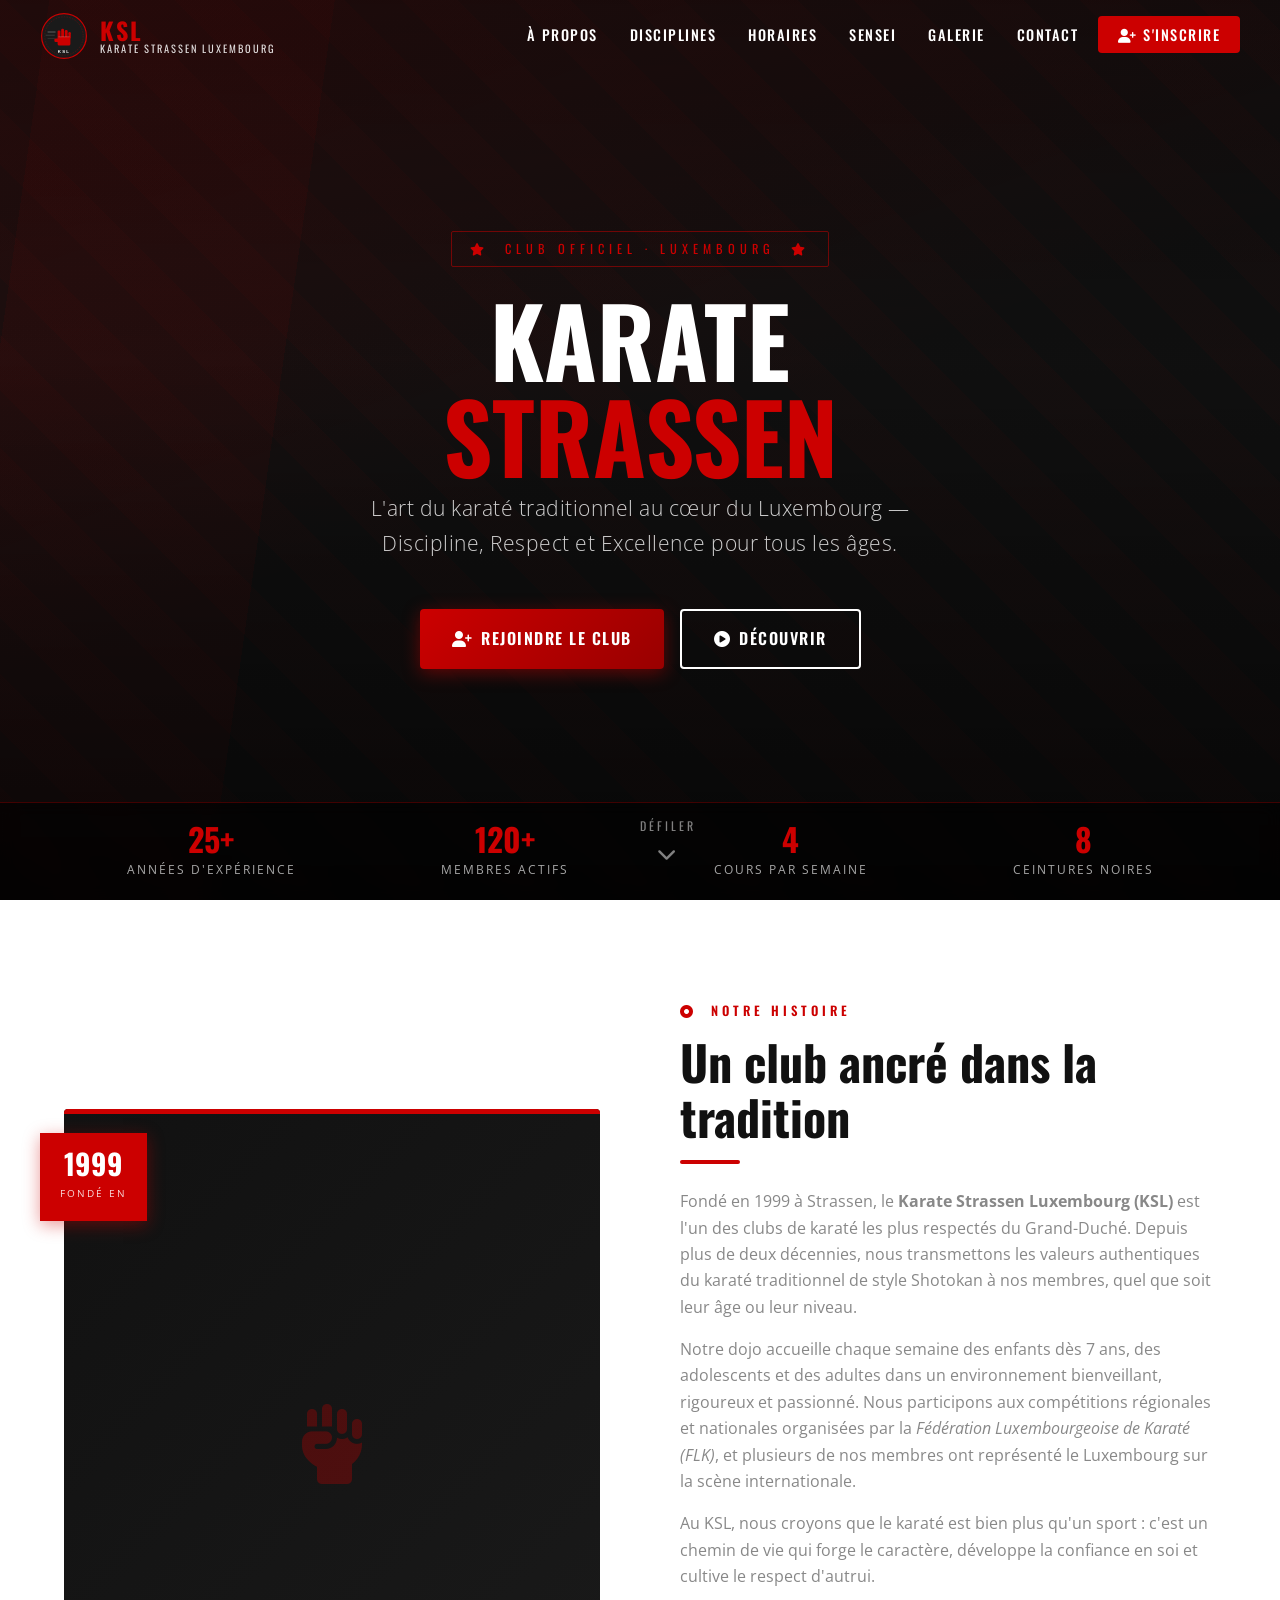
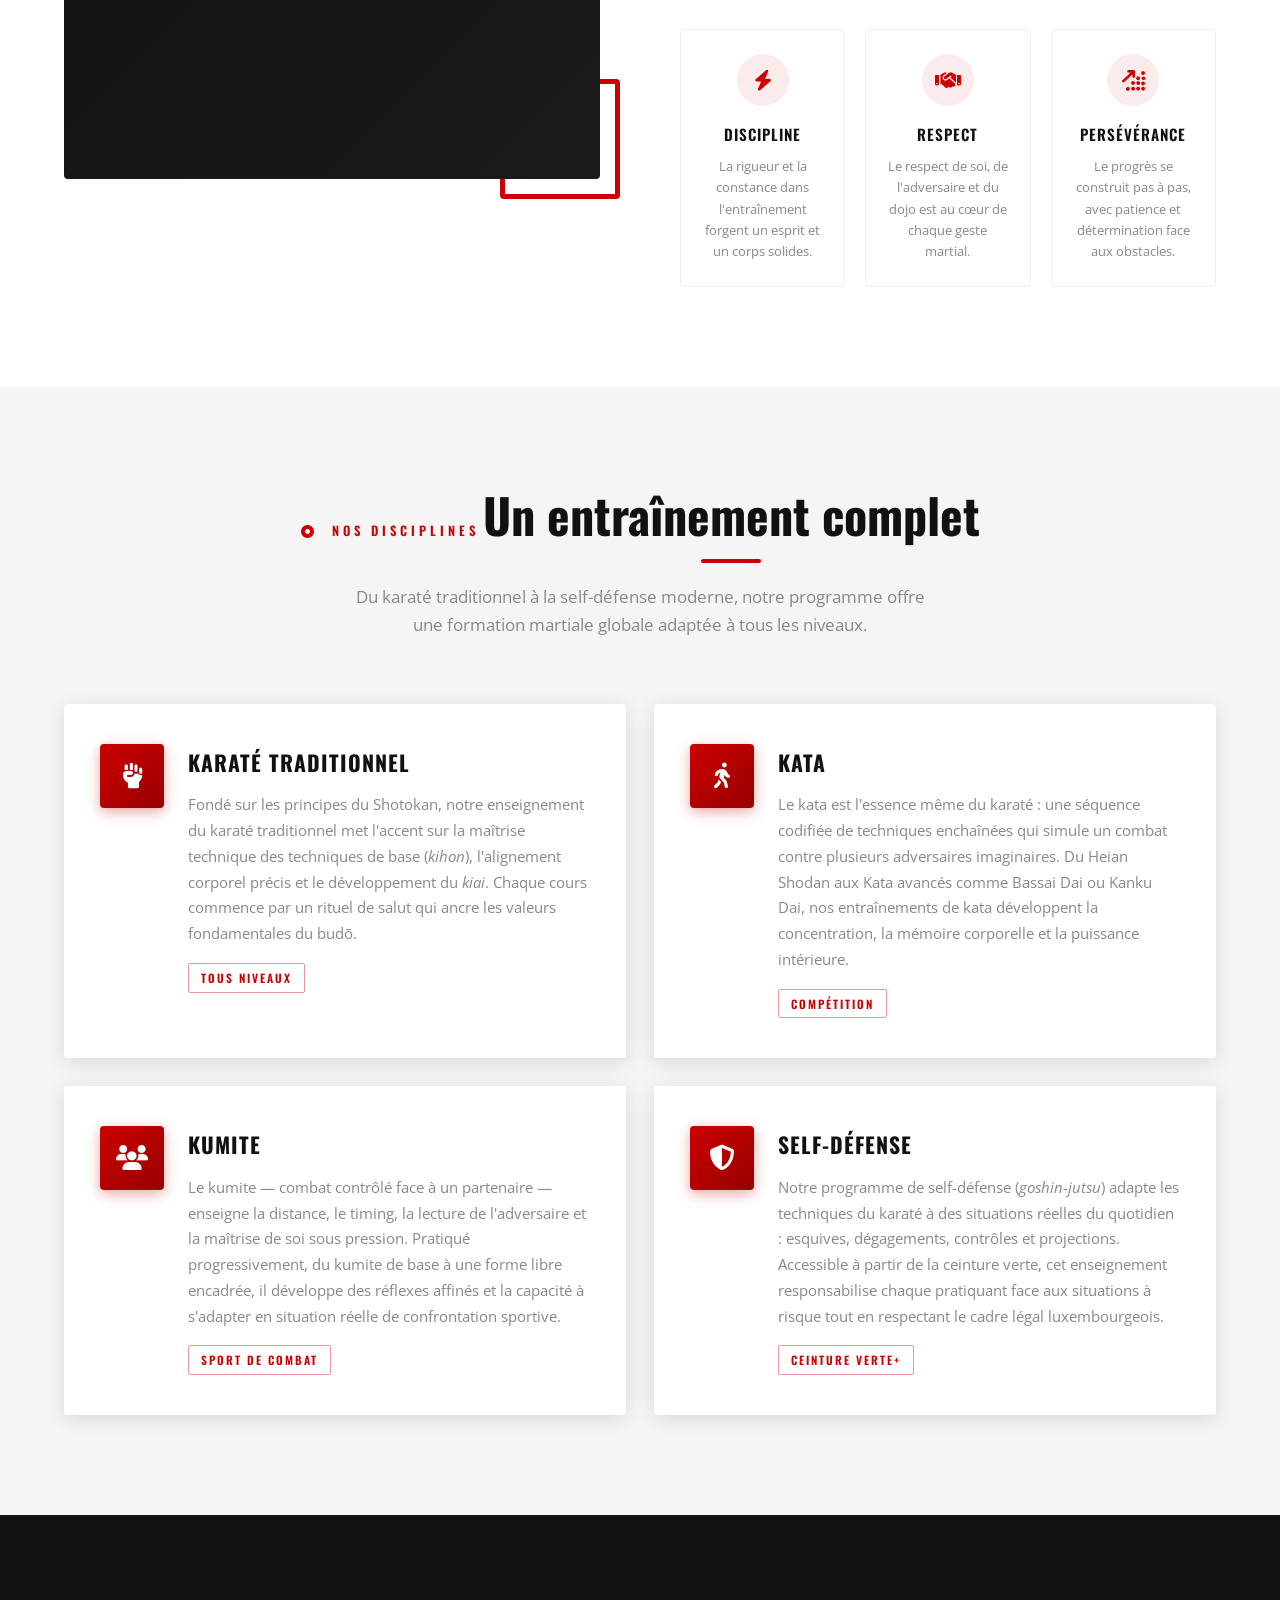
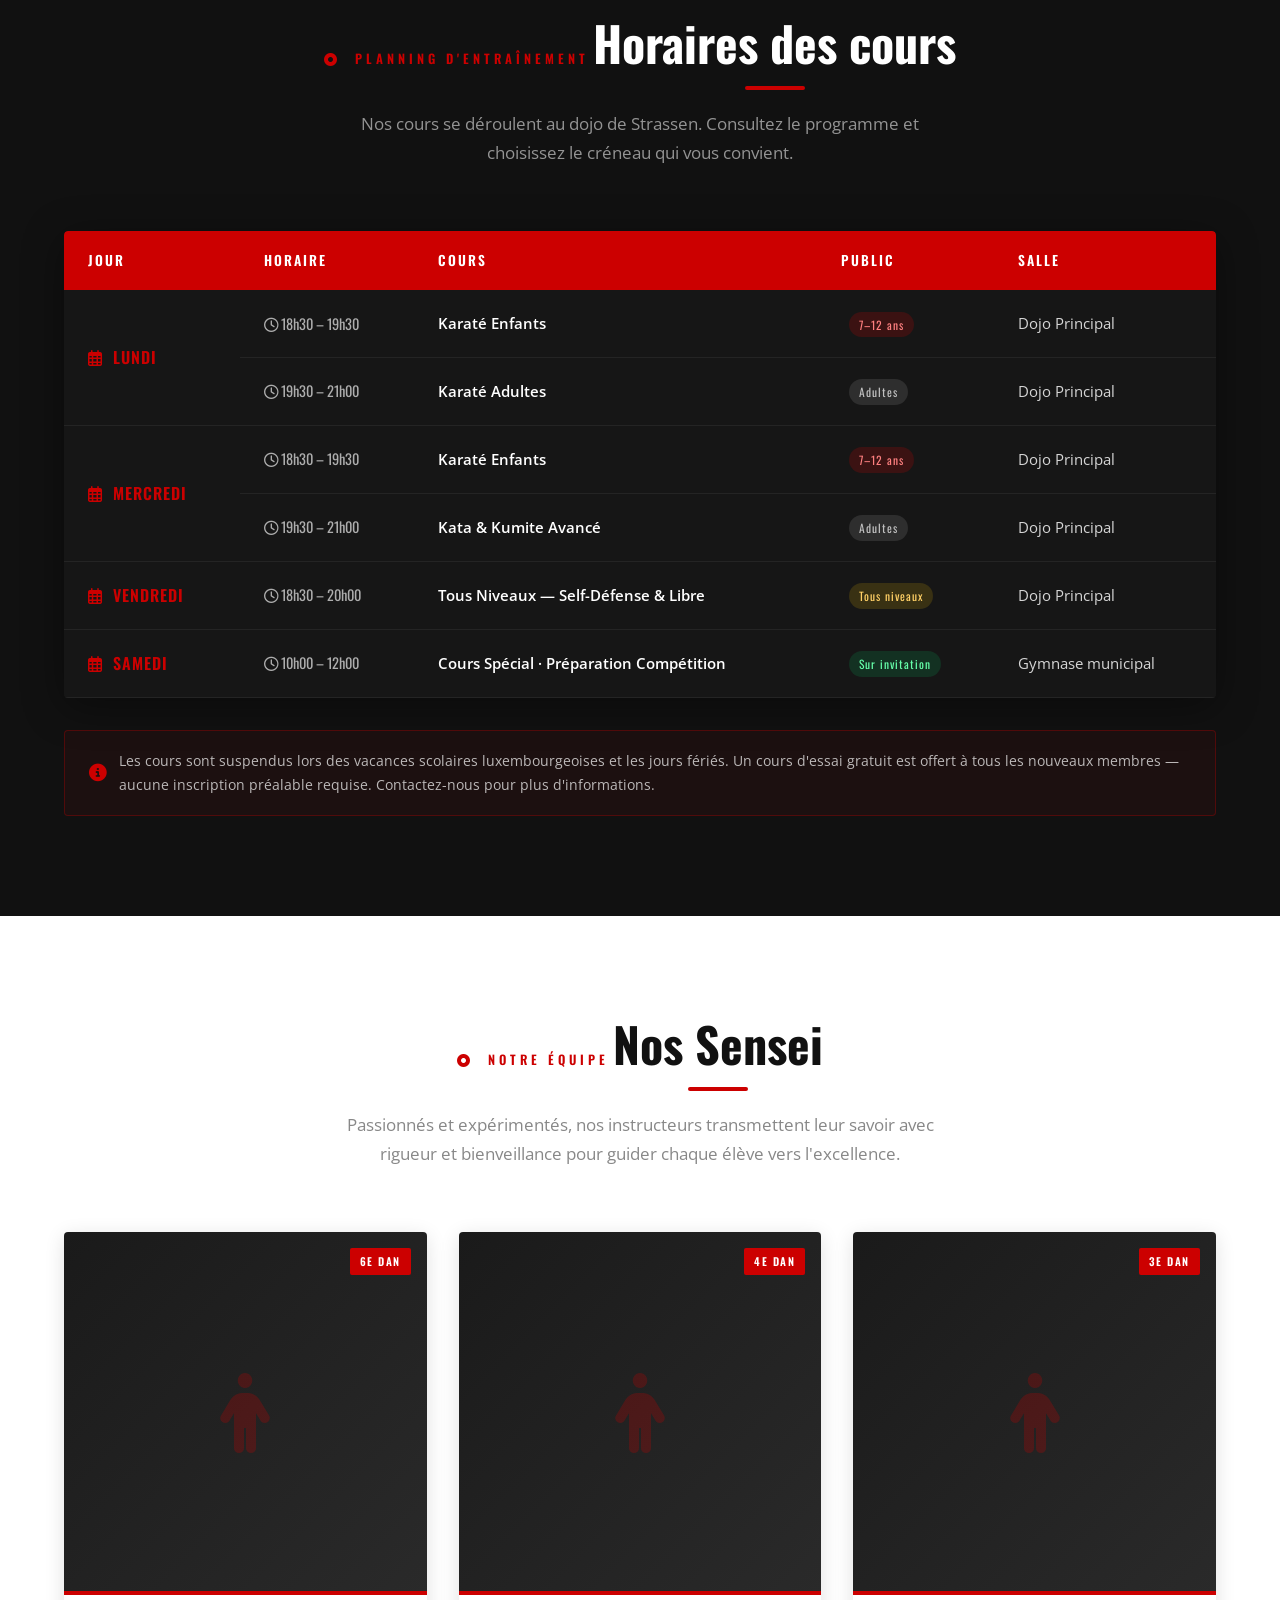
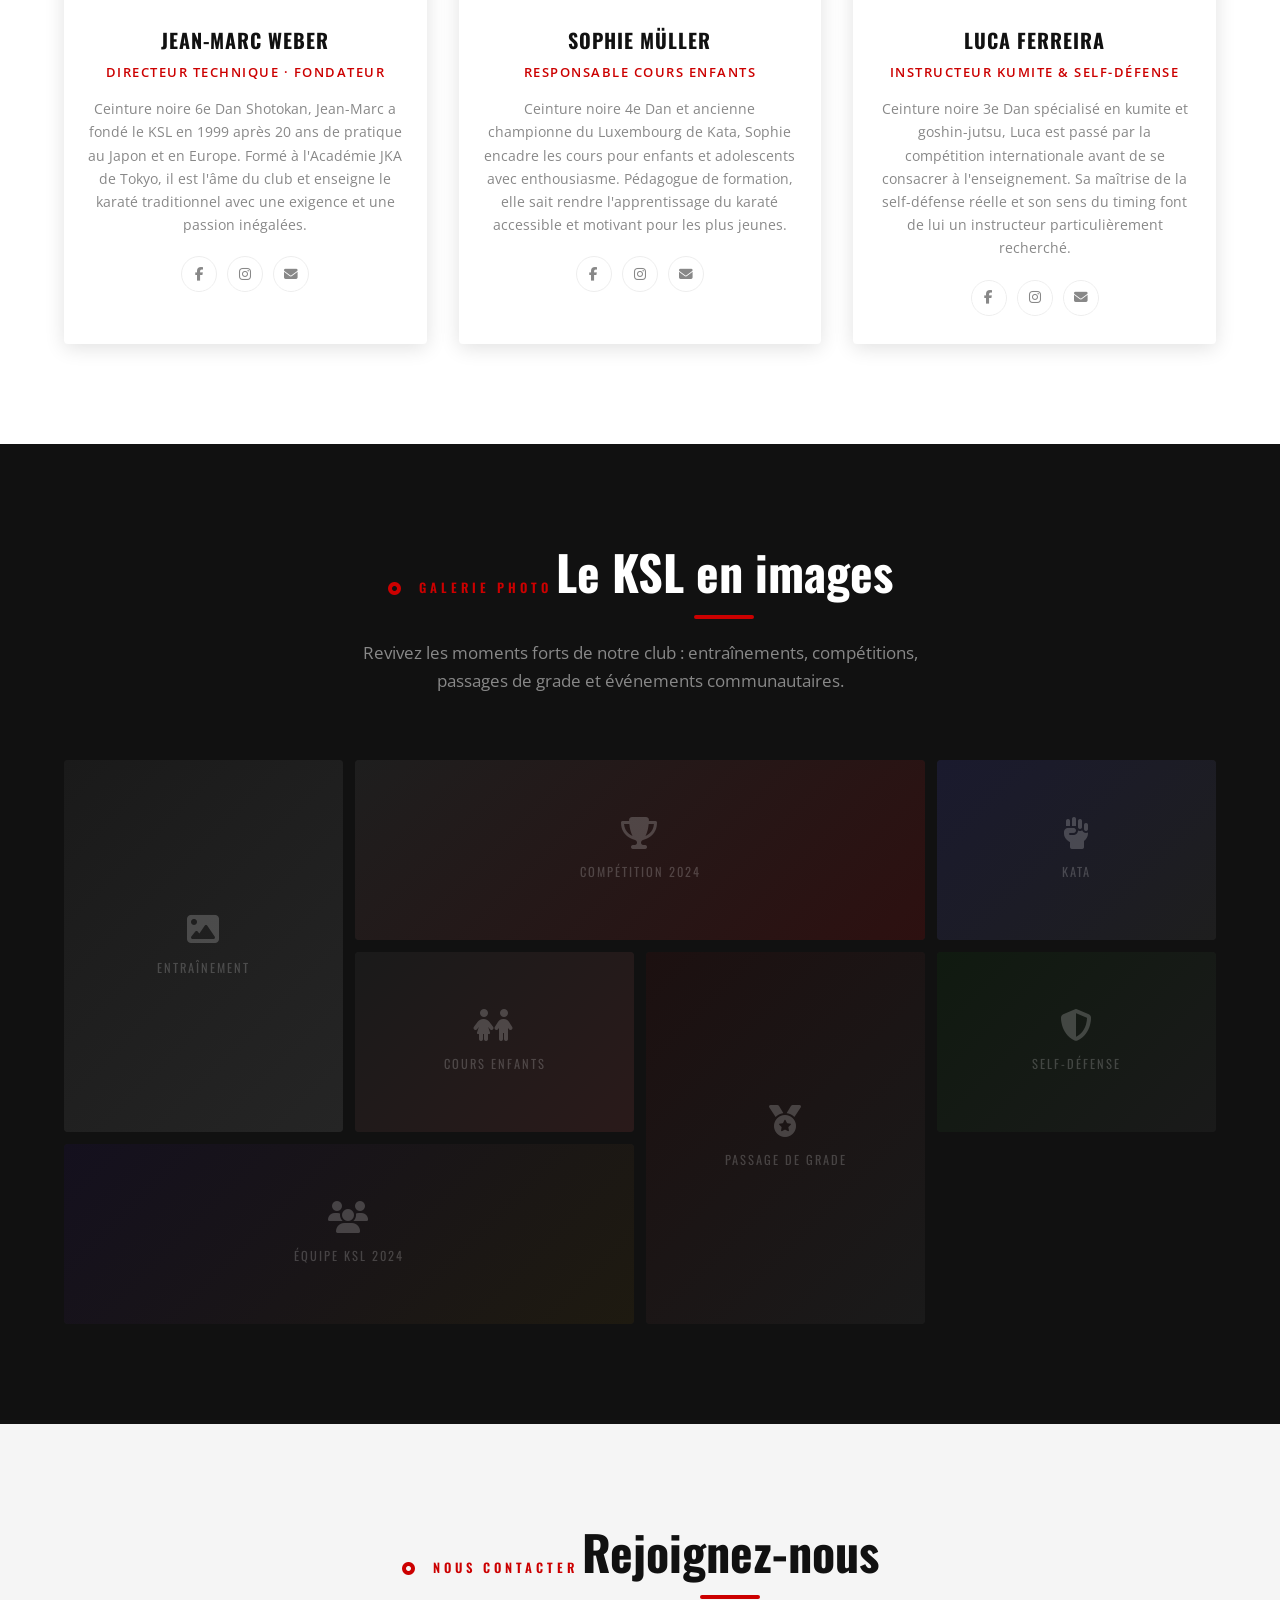
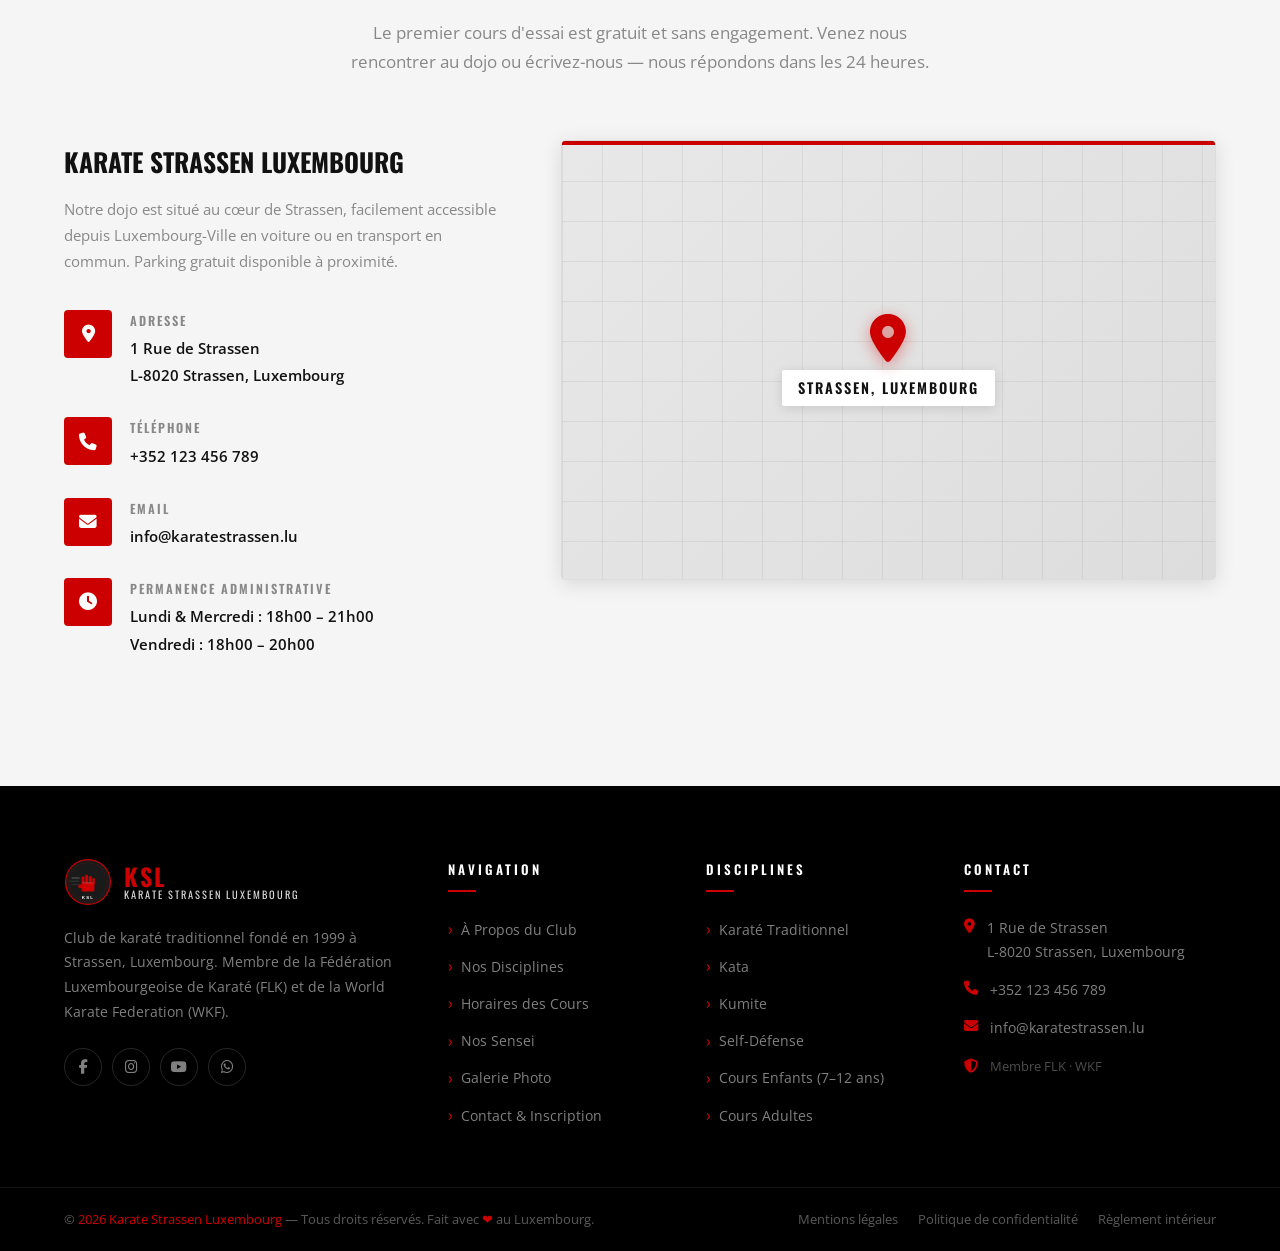
<file: index.html>
<!DOCTYPE html>
<html lang="fr" dir="ltr">
<head>
  <meta charset="UTF-8" />
  <meta name="viewport" content="width=device-width, initial-scale=1.0" />

  <!-- ===== SEO Meta ===== -->
  <title>Karate Strassen Luxembourg – Club de Karaté à Strassen | KSL</title>
  <meta name="description" content="Karate Strassen Luxembourg (KSL) – Club de karaté traditionnel à Strassen, Luxembourg. Cours pour enfants et adultes. Karate, Kata, Kumite, Self-défense. Rejoignez-nous dès aujourd'hui !" />
  <meta name="keywords" content="karaté, karate, Strassen, Luxembourg, KSL, club de karaté, arts martiaux, kata, kumite, self-défense, enfants, adultes" />
  <meta name="author" content="Karate Strassen Luxembourg" />
  <meta name="robots" content="index, follow" />
  <link rel="canonical" href="https://www.karatestrassen.lu/" />

  <!-- ===== Open Graph / Social Media ===== -->
  <meta property="og:type"        content="website" />
  <meta property="og:url"         content="https://www.karatestrassen.lu/" />
  <meta property="og:title"       content="Karate Strassen Luxembourg – Club de Karaté à Strassen" />
  <meta property="og:description" content="Club de karaté traditionnel à Strassen, Luxembourg. Cours pour enfants et adultes. Karate, Kata, Kumite, Self-défense." />
  <meta property="og:image"       content="https://www.karatestrassen.lu/images/logo.svg" />
  <meta property="og:locale"      content="fr_LU" />
  <meta property="og:site_name"   content="Karate Strassen Luxembourg" />

  <!-- ===== Twitter Card ===== -->
  <meta name="twitter:card"        content="summary_large_image" />
  <meta name="twitter:title"       content="Karate Strassen Luxembourg – Club de Karaté à Strassen" />
  <meta name="twitter:description" content="Club de karaté traditionnel à Strassen, Luxembourg. Rejoignez-nous !" />
  <meta name="twitter:image"       content="https://www.karatestrassen.lu/images/logo.svg" />

  <!-- ===== Favicon ===== -->
  <link rel="icon" type="image/svg+xml" href="images/logo.svg" />

  <!-- ===== Google Fonts ===== -->
  <link rel="preconnect" href="https://fonts.googleapis.com" />
  <link rel="preconnect" href="https://fonts.gstatic.com" crossorigin />
  <link href="https://fonts.googleapis.com/css2?family=Oswald:wght@300;400;500;600;700&family=Open+Sans:ital,wght@0,300;0,400;0,600;0,700;1,400&display=swap" rel="stylesheet" />

  <!-- ===== Font Awesome 6 ===== -->
  <link rel="stylesheet" href="https://cdnjs.cloudflare.com/ajax/libs/font-awesome/6.5.1/css/all.min.css" integrity="sha512-DTOQO9RWCH3ppGqcWaEA1BIZOC6xxalwEsw9c2QQeAIftl+Vegovlnee1c9QX4TctnWMn13TZye+giMm8e2LwA==" crossorigin="anonymous" referrerpolicy="no-referrer" />

  <!-- ===== Stylesheet ===== -->
  <link rel="stylesheet" href="css/style.css" />

  <!-- ===== Structured Data (JSON-LD) ===== -->
  <script type="application/ld+json">
  {
    "@context": "https://schema.org",
    "@type": "SportsClub",
    "name": "Karate Strassen Luxembourg",
    "alternateName": "KSL",
    "description": "Club de karaté traditionnel à Strassen, Luxembourg. Cours pour enfants et adultes : Karate, Kata, Kumite, Self-défense.",
    "url": "https://www.karatestrassen.lu",
    "logo": "https://www.karatestrassen.lu/images/logo.svg",
    "telephone": "+352123456789",
    "email": "info@karatestrassen.lu",
    "sport": "Karaté",
    "address": {
      "@type": "PostalAddress",
      "streetAddress": "1 Rue de Strassen",
      "addressLocality": "Strassen",
      "postalCode": "L-8020",
      "addressCountry": "LU"
    },
    "openingHoursSpecification": [
      {
        "@type": "OpeningHoursSpecification",
        "dayOfWeek": ["Monday", "Wednesday"],
        "opens": "18:30",
        "closes": "21:00"
      },
      {
        "@type": "OpeningHoursSpecification",
        "dayOfWeek": "Friday",
        "opens": "18:30",
        "closes": "20:00"
      },
      {
        "@type": "OpeningHoursSpecification",
        "dayOfWeek": "Saturday",
        "opens": "10:00",
        "closes": "12:00"
      }
    ]
  }
  </script>
</head>

<body>

  <!-- ============================================================
       NAVIGATION
       ============================================================ -->
  <nav id="navbar" role="navigation" aria-label="Navigation principale">
    <div class="container">

      <!-- Logo -->
      <a href="#hero" class="nav-logo" aria-label="Karate Strassen Luxembourg – Accueil">
        <img src="images/logo.svg" alt="Logo Karate Strassen Luxembourg" width="48" height="48" />
        <div class="nav-logo-text">
          <span class="ksl">KSL</span>
          <span class="club-name">Karate Strassen Luxembourg</span>
        </div>
      </a>

      <!-- Desktop Nav Links -->
      <ul class="nav-links" id="navMenu" role="menubar">
        <li role="none"><a href="#about"       role="menuitem">À Propos</a></li>
        <li role="none"><a href="#disciplines" role="menuitem">Disciplines</a></li>
        <li role="none"><a href="#horaires"    role="menuitem">Horaires</a></li>
        <li role="none"><a href="#instructeurs" role="menuitem">Sensei</a></li>
        <li role="none"><a href="#galerie"     role="menuitem">Galerie</a></li>
        <li role="none"><a href="#contact"     role="menuitem">Contact</a></li>
        <li role="none"><a href="#contact" class="nav-cta" role="menuitem">
          <i class="fa-solid fa-user-plus" aria-hidden="true"></i> S'inscrire
        </a></li>
      </ul>

      <!-- Hamburger (mobile) -->
      <button class="hamburger" aria-label="Ouvrir le menu" aria-expanded="false" aria-controls="navMenu">
        <span></span>
        <span></span>
        <span></span>
      </button>

    </div>
  </nav>


  <!-- ============================================================
       HERO
       ============================================================ -->
  <section id="hero" aria-label="Présentation du club">
    <div class="hero-bg" aria-hidden="true"></div>

    <div class="hero-content">
      <p class="hero-badge">
        <i class="fa-solid fa-star" aria-hidden="true"></i>
        &nbsp;Club Officiel · Luxembourg&nbsp;
        <i class="fa-solid fa-star" aria-hidden="true"></i>
      </p>
      <h1 class="hero-title">
        Karate
        <span>Strassen</span>
      </h1>
      <p class="hero-tagline">
        L'art du karaté traditionnel au cœur du Luxembourg —<br />
        Discipline, Respect et Excellence pour tous les âges.
      </p>
      <div class="hero-buttons">
        <a href="#contact" class="btn btn-primary">
          <i class="fa-solid fa-user-plus" aria-hidden="true"></i>
          Rejoindre le club
        </a>
        <a href="#disciplines" class="btn btn-outline">
          <i class="fa-solid fa-circle-play" aria-hidden="true"></i>
          Découvrir
        </a>
      </div>
    </div>

    <!-- Stats bar -->
    <div class="hero-stats" aria-label="Chiffres clés du club">
      <div class="container">
        <div class="stat-item">
          <div class="stat-number" data-target="25" data-suffix="+">0+</div>
          <div class="stat-label">Années d'expérience</div>
        </div>
        <div class="stat-item">
          <div class="stat-number" data-target="120" data-suffix="+">0+</div>
          <div class="stat-label">Membres actifs</div>
        </div>
        <div class="stat-item">
          <div class="stat-number" data-target="4">0</div>
          <div class="stat-label">Cours par semaine</div>
        </div>
        <div class="stat-item">
          <div class="stat-number" data-target="8">0</div>
          <div class="stat-label">Ceintures noires</div>
        </div>
      </div>
    </div>

    <!-- Scroll indicator -->
    <div class="hero-scroll" aria-hidden="true">
      <span>Défiler</span>
      <i class="fa-solid fa-chevron-down"></i>
    </div>
  </section>


  <!-- ============================================================
       ABOUT
       ============================================================ -->
  <section id="about" class="section-padding" aria-labelledby="about-title">
    <div class="container">
      <div class="about-grid">

        <!-- Image column -->
        <div class="about-image-wrap fade-in-left">
          <div class="about-image-placeholder" role="img" aria-label="Dojo de Karate Strassen Luxembourg">
            <i class="fa-solid fa-hand-fist" aria-hidden="true"></i>
          </div>
          <div class="about-image-accent" aria-hidden="true"></div>
          <div class="about-year-badge" aria-hidden="true">
            <span class="year">1999</span>
            <span class="year-label">Fondé en</span>
          </div>
        </div>

        <!-- Text column -->
        <div class="about-text fade-in-right">
          <span class="section-label">
            <i class="fa-solid fa-circle-dot" aria-hidden="true"></i>
            &nbsp;Notre Histoire
          </span>
          <h2 class="section-title" id="about-title">Un club ancré dans la tradition</h2>
          <div class="about-description">
            <p>
              Fondé en 1999 à Strassen, le <strong>Karate Strassen Luxembourg (KSL)</strong> est l'un des clubs de karaté les plus respectés du Grand-Duché. Depuis plus de deux décennies, nous transmettons les valeurs authentiques du karaté traditionnel de style Shotokan à nos membres, quel que soit leur âge ou leur niveau.
            </p>
            <p>
              Notre dojo accueille chaque semaine des enfants dès 7 ans, des adolescents et des adultes dans un environnement bienveillant, rigoureux et passionné. Nous participons aux compétitions régionales et nationales organisées par la <em>Fédération Luxembourgeoise de Karaté (FLK)</em>, et plusieurs de nos membres ont représenté le Luxembourg sur la scène internationale.
            </p>
            <p>
              Au KSL, nous croyons que le karaté est bien plus qu'un sport : c'est un chemin de vie qui forge le caractère, développe la confiance en soi et cultive le respect d'autrui.
            </p>
          </div>

          <!-- Values -->
          <div class="values-grid">
            <div class="value-card fade-in">
              <div class="value-icon">
                <i class="fa-solid fa-bolt" aria-hidden="true"></i>
              </div>
              <h3 class="value-title">Discipline</h3>
              <p class="value-desc">La rigueur et la constance dans l'entraînement forgent un esprit et un corps solides.</p>
            </div>
            <div class="value-card fade-in">
              <div class="value-icon">
                <i class="fa-solid fa-handshake" aria-hidden="true"></i>
              </div>
              <h3 class="value-title">Respect</h3>
              <p class="value-desc">Le respect de soi, de l'adversaire et du dojo est au cœur de chaque geste martial.</p>
            </div>
            <div class="value-card fade-in">
              <div class="value-icon">
                <i class="fa-solid fa-arrow-up-right-dots" aria-hidden="true"></i>
              </div>
              <h3 class="value-title">Persévérance</h3>
              <p class="value-desc">Le progrès se construit pas à pas, avec patience et détermination face aux obstacles.</p>
            </div>
          </div>
        </div>

      </div>
    </div>
  </section>


  <!-- ============================================================
       DISCIPLINES
       ============================================================ -->
  <section id="disciplines" class="section-padding" aria-labelledby="disciplines-title">
    <div class="container">

      <header class="section-header fade-in">
        <span class="section-label">
          <i class="fa-solid fa-circle-dot" aria-hidden="true"></i>
          &nbsp;Nos Disciplines
        </span>
        <h2 class="section-title" id="disciplines-title">Un entraînement complet</h2>
        <p class="section-subtitle">
          Du karaté traditionnel à la self-défense moderne, notre programme offre une formation martiale globale adaptée à tous les niveaux.
        </p>
      </header>

      <div class="disciplines-grid">

        <!-- Karate Traditionnel -->
        <article class="discipline-card fade-in">
          <div class="discipline-card-inner">
            <div class="discipline-icon" aria-hidden="true">
              <i class="fa-solid fa-hand-fist"></i>
            </div>
            <div class="discipline-body">
              <h3>Karaté Traditionnel</h3>
              <p>
                Fondé sur les principes du Shotokan, notre enseignement du karaté traditionnel met l'accent sur la maîtrise technique des techniques de base (<em>kihon</em>), l'alignement corporel précis et le développement du <em>kiai</em>. Chaque cours commence par un rituel de salut qui ancre les valeurs fondamentales du budō.
              </p>
              <span class="discipline-tag">Tous niveaux</span>
            </div>
          </div>
        </article>

        <!-- Kata -->
        <article class="discipline-card fade-in">
          <div class="discipline-card-inner">
            <div class="discipline-icon" aria-hidden="true">
              <i class="fa-solid fa-person-walking"></i>
            </div>
            <div class="discipline-body">
              <h3>Kata</h3>
              <p>
                Le kata est l'essence même du karaté : une séquence codifiée de techniques enchaînées qui simule un combat contre plusieurs adversaires imaginaires. Du Heian Shodan aux Kata avancés comme Bassai Dai ou Kanku Dai, nos entraînements de kata développent la concentration, la mémoire corporelle et la puissance intérieure.
              </p>
              <span class="discipline-tag">Compétition</span>
            </div>
          </div>
        </article>

        <!-- Kumite -->
        <article class="discipline-card fade-in">
          <div class="discipline-card-inner">
            <div class="discipline-icon" aria-hidden="true">
              <i class="fa-solid fa-users"></i>
            </div>
            <div class="discipline-body">
              <h3>Kumite</h3>
              <p>
                Le kumite — combat contrôlé face à un partenaire — enseigne la distance, le timing, la lecture de l'adversaire et la maîtrise de soi sous pression. Pratiqué progressivement, du kumite de base à une forme libre encadrée, il développe des réflexes affinés et la capacité à s'adapter en situation réelle de confrontation sportive.
              </p>
              <span class="discipline-tag">Sport de combat</span>
            </div>
          </div>
        </article>

        <!-- Self-défense -->
        <article class="discipline-card fade-in">
          <div class="discipline-card-inner">
            <div class="discipline-icon" aria-hidden="true">
              <i class="fa-solid fa-shield-halved"></i>
            </div>
            <div class="discipline-body">
              <h3>Self-Défense</h3>
              <p>
                Notre programme de self-défense (<em>goshin-jutsu</em>) adapte les techniques du karaté à des situations réelles du quotidien : esquives, dégagements, contrôles et projections. Accessible à partir de la ceinture verte, cet enseignement responsabilise chaque pratiquant face aux situations à risque tout en respectant le cadre légal luxembourgeois.
              </p>
              <span class="discipline-tag">Ceinture verte+</span>
            </div>
          </div>
        </article>

      </div>
    </div>
  </section>


  <!-- ============================================================
       HORAIRES
       ============================================================ -->
  <section id="horaires" class="section-padding" aria-labelledby="horaires-title">
    <div class="container">

      <header class="section-header fade-in">
        <span class="section-label">
          <i class="fa-solid fa-circle-dot" aria-hidden="true"></i>
          &nbsp;Planning d'entraînement
        </span>
        <h2 class="section-title" id="horaires-title">Horaires des cours</h2>
        <p class="section-subtitle">
          Nos cours se déroulent au dojo de Strassen. Consultez le programme et choisissez le créneau qui vous convient.
        </p>
      </header>

      <div class="schedule-wrapper fade-in">
        <table class="schedule-table" aria-label="Horaires des cours de karaté">
          <thead>
            <tr>
              <th scope="col">Jour</th>
              <th scope="col">Horaire</th>
              <th scope="col">Cours</th>
              <th scope="col">Public</th>
              <th scope="col">Salle</th>
            </tr>
          </thead>
          <tbody>
            <!-- Lundi -->
            <tr>
              <td class="day-col" rowspan="2">
                <i class="fa-regular fa-calendar-days" aria-hidden="true"></i>
                &nbsp;Lundi
              </td>
              <td class="time-col">
                <i class="fa-regular fa-clock" aria-hidden="true"></i>
                18h30 – 19h30
              </td>
              <td class="class-col">Karaté Enfants</td>
              <td>
                <span class="badge-age badge-enfants">7–12 ans</span>
              </td>
              <td>Dojo Principal</td>
            </tr>
            <tr>
              <td class="time-col">
                <i class="fa-regular fa-clock" aria-hidden="true"></i>
                19h30 – 21h00
              </td>
              <td class="class-col">Karaté Adultes</td>
              <td>
                <span class="badge-age badge-adultes">Adultes</span>
              </td>
              <td>Dojo Principal</td>
            </tr>
            <!-- Mercredi -->
            <tr>
              <td class="day-col" rowspan="2">
                <i class="fa-regular fa-calendar-days" aria-hidden="true"></i>
                &nbsp;Mercredi
              </td>
              <td class="time-col">
                <i class="fa-regular fa-clock" aria-hidden="true"></i>
                18h30 – 19h30
              </td>
              <td class="class-col">Karaté Enfants</td>
              <td>
                <span class="badge-age badge-enfants">7–12 ans</span>
              </td>
              <td>Dojo Principal</td>
            </tr>
            <tr>
              <td class="time-col">
                <i class="fa-regular fa-clock" aria-hidden="true"></i>
                19h30 – 21h00
              </td>
              <td class="class-col">Kata &amp; Kumite Avancé</td>
              <td>
                <span class="badge-age badge-adultes">Adultes</span>
              </td>
              <td>Dojo Principal</td>
            </tr>
            <!-- Vendredi -->
            <tr>
              <td class="day-col">
                <i class="fa-regular fa-calendar-days" aria-hidden="true"></i>
                &nbsp;Vendredi
              </td>
              <td class="time-col">
                <i class="fa-regular fa-clock" aria-hidden="true"></i>
                18h30 – 20h00
              </td>
              <td class="class-col">Tous Niveaux — Self-Défense &amp; Libre</td>
              <td>
                <span class="badge-age badge-tous">Tous niveaux</span>
              </td>
              <td>Dojo Principal</td>
            </tr>
            <!-- Samedi -->
            <tr>
              <td class="day-col">
                <i class="fa-regular fa-calendar-days" aria-hidden="true"></i>
                &nbsp;Samedi
              </td>
              <td class="time-col">
                <i class="fa-regular fa-clock" aria-hidden="true"></i>
                10h00 – 12h00
              </td>
              <td class="class-col">Cours Spécial · Préparation Compétition</td>
              <td>
                <span class="badge-age badge-special">Sur invitation</span>
              </td>
              <td>Gymnase municipal</td>
            </tr>
          </tbody>
        </table>
      </div>

      <div class="schedule-note fade-in">
        <i class="fa-solid fa-circle-info" aria-hidden="true"></i>
        <span>
          Les cours sont suspendus lors des vacances scolaires luxembourgeoises et les jours fériés.
          Un cours d'essai gratuit est offert à tous les nouveaux membres — aucune inscription préalable requise.
          Contactez-nous pour plus d'informations.
        </span>
      </div>

    </div>
  </section>


  <!-- ============================================================
       INSTRUCTORS
       ============================================================ -->
  <section id="instructeurs" class="section-padding" aria-labelledby="instructeurs-title">
    <div class="container">

      <header class="section-header fade-in">
        <span class="section-label">
          <i class="fa-solid fa-circle-dot" aria-hidden="true"></i>
          &nbsp;Notre Équipe
        </span>
        <h2 class="section-title" id="instructeurs-title">Nos Sensei</h2>
        <p class="section-subtitle">
          Passionnés et expérimentés, nos instructeurs transmettent leur savoir avec rigueur et bienveillance pour guider chaque élève vers l'excellence.
        </p>
      </header>

      <div class="instructors-grid">

        <!-- Sensei 1 -->
        <article class="instructor-card fade-in">
          <div class="instructor-photo" aria-hidden="true">
            <i class="fa-solid fa-person"></i>
            <span class="instructor-belt">6e Dan</span>
          </div>
          <div class="instructor-info">
            <h3 class="instructor-name">Jean-Marc Weber</h3>
            <p class="instructor-title">Directeur Technique · Fondateur</p>
            <p class="instructor-bio">
              Ceinture noire 6e Dan Shotokan, Jean-Marc a fondé le KSL en 1999 après 20 ans de pratique au Japon et en Europe. Formé à l'Académie JKA de Tokyo, il est l'âme du club et enseigne le karaté traditionnel avec une exigence et une passion inégalées.
            </p>
            <div class="instructor-socials" aria-label="Réseaux sociaux de Jean-Marc Weber">
              <a href="#" aria-label="Facebook"><i class="fa-brands fa-facebook-f"></i></a>
              <a href="#" aria-label="Instagram"><i class="fa-brands fa-instagram"></i></a>
              <a href="#" aria-label="Email"><i class="fa-solid fa-envelope"></i></a>
            </div>
          </div>
        </article>

        <!-- Sensei 2 -->
        <article class="instructor-card fade-in">
          <div class="instructor-photo" aria-hidden="true">
            <i class="fa-solid fa-person"></i>
            <span class="instructor-belt">4e Dan</span>
          </div>
          <div class="instructor-info">
            <h3 class="instructor-name">Sophie Müller</h3>
            <p class="instructor-title">Responsable Cours Enfants</p>
            <p class="instructor-bio">
              Ceinture noire 4e Dan et ancienne championne du Luxembourg de Kata, Sophie encadre les cours pour enfants et adolescents avec enthousiasme. Pédagogue de formation, elle sait rendre l'apprentissage du karaté accessible et motivant pour les plus jeunes.
            </p>
            <div class="instructor-socials" aria-label="Réseaux sociaux de Sophie Müller">
              <a href="#" aria-label="Facebook"><i class="fa-brands fa-facebook-f"></i></a>
              <a href="#" aria-label="Instagram"><i class="fa-brands fa-instagram"></i></a>
              <a href="#" aria-label="Email"><i class="fa-solid fa-envelope"></i></a>
            </div>
          </div>
        </article>

        <!-- Sensei 3 -->
        <article class="instructor-card fade-in">
          <div class="instructor-photo" aria-hidden="true">
            <i class="fa-solid fa-person"></i>
            <span class="instructor-belt">3e Dan</span>
          </div>
          <div class="instructor-info">
            <h3 class="instructor-name">Luca Ferreira</h3>
            <p class="instructor-title">Instructeur Kumite &amp; Self-Défense</p>
            <p class="instructor-bio">
              Ceinture noire 3e Dan spécialisé en kumite et goshin-jutsu, Luca est passé par la compétition internationale avant de se consacrer à l'enseignement. Sa maîtrise de la self-défense réelle et son sens du timing font de lui un instructeur particulièrement recherché.
            </p>
            <div class="instructor-socials" aria-label="Réseaux sociaux de Luca Ferreira">
              <a href="#" aria-label="Facebook"><i class="fa-brands fa-facebook-f"></i></a>
              <a href="#" aria-label="Instagram"><i class="fa-brands fa-instagram"></i></a>
              <a href="#" aria-label="Email"><i class="fa-solid fa-envelope"></i></a>
            </div>
          </div>
        </article>

      </div>
    </div>
  </section>


  <!-- ============================================================
       GALERIE
       ============================================================ -->
  <section id="galerie" class="section-padding" aria-labelledby="galerie-title">
    <div class="container">

      <header class="section-header fade-in">
        <span class="section-label">
          <i class="fa-solid fa-circle-dot" aria-hidden="true"></i>
          &nbsp;Galerie Photo
        </span>
        <h2 class="section-title" id="galerie-title">Le KSL en images</h2>
        <p class="section-subtitle">
          Revivez les moments forts de notre club : entraînements, compétitions, passages de grade et événements communautaires.
        </p>
      </header>

      <div class="gallery-grid" role="list">

        <div class="gallery-item tall fade-in" role="listitem">
          <div class="gallery-placeholder">
            <i class="fa-solid fa-image" aria-hidden="true"></i>
            <span>Entraînement</span>
          </div>
          <div class="gallery-overlay" aria-hidden="true">
            <i class="fa-solid fa-magnifying-glass-plus"></i>
          </div>
        </div>

        <div class="gallery-item wide fade-in" role="listitem">
          <div class="gallery-placeholder" style="background: linear-gradient(135deg, #1e1e1e 0%, #2d1010 100%);">
            <i class="fa-solid fa-trophy" aria-hidden="true"></i>
            <span>Compétition 2024</span>
          </div>
          <div class="gallery-overlay" aria-hidden="true">
            <i class="fa-solid fa-magnifying-glass-plus"></i>
          </div>
        </div>

        <div class="gallery-item fade-in" role="listitem">
          <div class="gallery-placeholder" style="background: linear-gradient(135deg, #1a1a2e 0%, #1e1e1e 100%);">
            <i class="fa-solid fa-hand-fist" aria-hidden="true"></i>
            <span>Kata</span>
          </div>
          <div class="gallery-overlay" aria-hidden="true">
            <i class="fa-solid fa-magnifying-glass-plus"></i>
          </div>
        </div>

        <div class="gallery-item fade-in" role="listitem">
          <div class="gallery-placeholder" style="background: linear-gradient(135deg, #1a1a1a 0%, #2a1a1a 100%);">
            <i class="fa-solid fa-children" aria-hidden="true"></i>
            <span>Cours Enfants</span>
          </div>
          <div class="gallery-overlay" aria-hidden="true">
            <i class="fa-solid fa-magnifying-glass-plus"></i>
          </div>
        </div>

        <div class="gallery-item tall fade-in" role="listitem">
          <div class="gallery-placeholder" style="background: linear-gradient(135deg, #1c1010 0%, #1a1a1a 100%);">
            <i class="fa-solid fa-medal" aria-hidden="true"></i>
            <span>Passage de Grade</span>
          </div>
          <div class="gallery-overlay" aria-hidden="true">
            <i class="fa-solid fa-magnifying-glass-plus"></i>
          </div>
        </div>

        <div class="gallery-item fade-in" role="listitem">
          <div class="gallery-placeholder" style="background: linear-gradient(135deg, #101a10 0%, #1a1a1a 100%);">
            <i class="fa-solid fa-shield-halved" aria-hidden="true"></i>
            <span>Self-Défense</span>
          </div>
          <div class="gallery-overlay" aria-hidden="true">
            <i class="fa-solid fa-magnifying-glass-plus"></i>
          </div>
        </div>

        <div class="gallery-item wide fade-in" role="listitem">
          <div class="gallery-placeholder" style="background: linear-gradient(135deg, #14101e 0%, #1e1a10 100%);">
            <i class="fa-solid fa-users" aria-hidden="true"></i>
            <span>Équipe KSL 2024</span>
          </div>
          <div class="gallery-overlay" aria-hidden="true">
            <i class="fa-solid fa-magnifying-glass-plus"></i>
          </div>
        </div>

      </div>

    </div>
  </section>


  <!-- ============================================================
       CONTACT
       ============================================================ -->
  <section id="contact" class="section-padding" aria-labelledby="contact-title">
    <div class="container">

      <header class="section-header fade-in">
        <span class="section-label">
          <i class="fa-solid fa-circle-dot" aria-hidden="true"></i>
          &nbsp;Nous Contacter
        </span>
        <h2 class="section-title" id="contact-title">Rejoignez-nous</h2>
        <p class="section-subtitle">
          Le premier cours d'essai est gratuit et sans engagement. Venez nous rencontrer au dojo ou écrivez-nous — nous répondons dans les 24 heures.
        </p>
      </header>

      <div class="contact-grid">

        <!-- Contact info -->
        <div class="contact-info fade-in-left">
          <h3>Karate Strassen Luxembourg</h3>
          <p>
            Notre dojo est situé au cœur de Strassen, facilement accessible depuis Luxembourg-Ville en voiture ou en transport en commun. Parking gratuit disponible à proximité.
          </p>

          <address style="font-style: normal;">

            <div class="contact-detail">
              <div class="contact-detail-icon" aria-hidden="true">
                <i class="fa-solid fa-location-dot"></i>
              </div>
              <div class="contact-detail-text">
                <strong>Adresse</strong>
                <span>1 Rue de Strassen<br />L-8020 Strassen, Luxembourg</span>
              </div>
            </div>

            <div class="contact-detail">
              <div class="contact-detail-icon" aria-hidden="true">
                <i class="fa-solid fa-phone"></i>
              </div>
              <div class="contact-detail-text">
                <strong>Téléphone</strong>
                <a href="tel:+352123456789">+352 123 456 789</a>
              </div>
            </div>

            <div class="contact-detail">
              <div class="contact-detail-icon" aria-hidden="true">
                <i class="fa-solid fa-envelope"></i>
              </div>
              <div class="contact-detail-text">
                <strong>Email</strong>
                <a href="mailto:info@karatestrassen.lu">info@karatestrassen.lu</a>
              </div>
            </div>

            <div class="contact-detail">
              <div class="contact-detail-icon" aria-hidden="true">
                <i class="fa-solid fa-clock"></i>
              </div>
              <div class="contact-detail-text">
                <strong>Permanence administrative</strong>
                <span>Lundi &amp; Mercredi : 18h00 – 21h00<br />Vendredi : 18h00 – 20h00</span>
              </div>
            </div>

          </address>
        </div>

        <!-- Map placeholder -->
        <div class="fade-in-right">
          <div class="map-placeholder" role="img" aria-label="Carte indiquant la localisation du dojo à Strassen, Luxembourg">
            <div class="map-pin">
              <i class="fa-solid fa-location-dot" aria-hidden="true"></i>
              <span>Strassen, Luxembourg</span>
            </div>
          </div>
        </div>

      </div>
    </div>
  </section>


  <!-- ============================================================
       FOOTER
       ============================================================ -->
  <footer role="contentinfo">
    <div class="footer-main">
      <div class="container">
        <div class="footer-grid">

          <!-- Brand column -->
          <div class="footer-brand">
            <a href="#hero" class="nav-logo" aria-label="Karate Strassen Luxembourg – Retour en haut">
              <img src="images/logo.svg" alt="Logo KSL" width="44" height="44" loading="lazy" />
              <div class="nav-logo-text">
                <span class="ksl">KSL</span>
                <span class="club-name">Karate Strassen Luxembourg</span>
              </div>
            </a>
            <p>
              Club de karaté traditionnel fondé en 1999 à Strassen, Luxembourg. Membre de la Fédération Luxembourgeoise de Karaté (FLK) et de la World Karate Federation (WKF).
            </p>
            <nav class="footer-social" aria-label="Réseaux sociaux KSL">
              <a href="#" aria-label="Facebook KSL"><i class="fa-brands fa-facebook-f"></i></a>
              <a href="#" aria-label="Instagram KSL"><i class="fa-brands fa-instagram"></i></a>
              <a href="#" aria-label="YouTube KSL"><i class="fa-brands fa-youtube"></i></a>
              <a href="#" aria-label="WhatsApp KSL"><i class="fa-brands fa-whatsapp"></i></a>
            </nav>
          </div>

          <!-- Navigation column -->
          <div class="footer-col">
            <h4>Navigation</h4>
            <ul>
              <li><a href="#about">À Propos du Club</a></li>
              <li><a href="#disciplines">Nos Disciplines</a></li>
              <li><a href="#horaires">Horaires des Cours</a></li>
              <li><a href="#instructeurs">Nos Sensei</a></li>
              <li><a href="#galerie">Galerie Photo</a></li>
              <li><a href="#contact">Contact &amp; Inscription</a></li>
            </ul>
          </div>

          <!-- Disciplines column -->
          <div class="footer-col">
            <h4>Disciplines</h4>
            <ul>
              <li><a href="#disciplines">Karaté Traditionnel</a></li>
              <li><a href="#disciplines">Kata</a></li>
              <li><a href="#disciplines">Kumite</a></li>
              <li><a href="#disciplines">Self-Défense</a></li>
              <li><a href="#horaires">Cours Enfants (7–12 ans)</a></li>
              <li><a href="#horaires">Cours Adultes</a></li>
            </ul>
          </div>

          <!-- Contact column -->
          <div class="footer-col">
            <h4>Contact</h4>
            <div class="footer-contact-item">
              <i class="fa-solid fa-location-dot" aria-hidden="true"></i>
              <span>1 Rue de Strassen<br />L-8020 Strassen, Luxembourg</span>
            </div>
            <div class="footer-contact-item">
              <i class="fa-solid fa-phone" aria-hidden="true"></i>
              <a href="tel:+352123456789">+352 123 456 789</a>
            </div>
            <div class="footer-contact-item">
              <i class="fa-solid fa-envelope" aria-hidden="true"></i>
              <a href="mailto:info@karatestrassen.lu">info@karatestrassen.lu</a>
            </div>
            <div class="footer-contact-item" style="margin-top: 16px;">
              <i class="fa-solid fa-shield-halved" aria-hidden="true"></i>
              <span style="font-size: 0.8rem; opacity: 0.6;">Membre FLK · WKF</span>
            </div>
          </div>

        </div>
      </div>
    </div>

    <!-- Footer bottom bar -->
    <div class="footer-bottom">
      <div class="container">
        <p>
          &copy; <span id="currentYear"></span> <span>Karate Strassen Luxembourg</span> — Tous droits réservés.
          Fait avec <span>&#10084;</span> au Luxembourg.
        </p>
        <nav class="footer-legal" aria-label="Liens légaux">
          <a href="#">Mentions légales</a>
          <a href="#">Politique de confidentialité</a>
          <a href="#">Règlement intérieur</a>
        </nav>
      </div>
    </div>
  </footer>


  <!-- ============================================================
       SCRIPTS
       ============================================================ -->
  <script>
    // Update footer year dynamically
    document.getElementById('currentYear').textContent = new Date().getFullYear();
  </script>
  <script src="js/main.js" defer></script>

</body>
</html>
</file>
<file: css/style.css>
/* ============================================================
   Karate Strassen Luxembourg – style.css
   Color palette: Red #CC0000 | White #FFFFFF | Black #000000
   ============================================================ */

/* ---------- Google Fonts ---------- */
@import url('https://fonts.googleapis.com/css2?family=Oswald:wght@300;400;500;600;700&family=Open+Sans:ital,wght@0,300;0,400;0,600;0,700;1,400&display=swap');

/* ---------- CSS Custom Properties ---------- */
:root {
  --red:        #CC0000;
  --red-dark:   #990000;
  --red-light:  #ff1a1a;
  --black:      #000000;
  --black-soft: #111111;
  --black-card: #1a1a1a;
  --white:      #FFFFFF;
  --grey-light: #f5f5f5;
  --grey-mid:   #888888;
  --grey-dark:  #333333;

  --font-heading: 'Oswald', sans-serif;
  --font-body:    'Open Sans', sans-serif;

  --nav-height: 72px;
  --transition: 0.3s ease;
  --radius:     4px;
  --shadow-card: 0 4px 20px rgba(0,0,0,0.12);
  --shadow-hover: 0 8px 32px rgba(204,0,0,0.25);
}

/* ---------- Reset & Base ---------- */
*, *::before, *::after { box-sizing: border-box; margin: 0; padding: 0; }

html {
  scroll-behavior: smooth;
  font-size: 16px;
}

body {
  font-family: var(--font-body);
  color: var(--grey-dark);
  background: var(--white);
  line-height: 1.7;
  overflow-x: hidden;
}

img { max-width: 100%; display: block; }
a  { text-decoration: none; color: inherit; }
ul { list-style: none; }

/* ---------- Utility Classes ---------- */
.container {
  width: 90%;
  max-width: 1200px;
  margin: 0 auto;
}

.section-padding { padding: 100px 0; }

.section-header {
  text-align: center;
  margin-bottom: 64px;
}

.section-label {
  display: inline-block;
  font-family: var(--font-heading);
  font-size: 0.8rem;
  font-weight: 600;
  letter-spacing: 4px;
  text-transform: uppercase;
  color: var(--red);
  margin-bottom: 12px;
}

.section-title {
  font-family: var(--font-heading);
  font-size: clamp(2rem, 4vw, 3rem);
  font-weight: 700;
  color: var(--black-soft);
  line-height: 1.15;
  position: relative;
  display: inline-block;
}

.section-title::after {
  content: '';
  display: block;
  width: 60px;
  height: 4px;
  background: var(--red);
  margin: 16px auto 0;
  border-radius: 2px;
}

.section-subtitle {
  margin-top: 20px;
  font-size: 1.05rem;
  color: var(--grey-mid);
  max-width: 600px;
  margin-left: auto;
  margin-right: auto;
}

.btn {
  display: inline-flex;
  align-items: center;
  gap: 8px;
  padding: 14px 32px;
  font-family: var(--font-heading);
  font-size: 1rem;
  font-weight: 600;
  letter-spacing: 1.5px;
  text-transform: uppercase;
  border: none;
  border-radius: var(--radius);
  cursor: pointer;
  transition: all var(--transition);
  position: relative;
  overflow: hidden;
}

.btn::after {
  content: '';
  position: absolute;
  inset: 0;
  background: rgba(255,255,255,0.15);
  opacity: 0;
  transition: opacity var(--transition);
}

.btn:hover::after { opacity: 1; }

.btn-primary {
  background: linear-gradient(135deg, var(--red) 0%, var(--red-dark) 100%);
  color: var(--white);
  box-shadow: 0 4px 18px rgba(204,0,0,0.45);
}

.btn-primary:hover {
  transform: translateY(-2px);
  box-shadow: 0 8px 28px rgba(204,0,0,0.55);
}

.btn-outline {
  background: transparent;
  color: var(--white);
  border: 2px solid var(--white);
}

.btn-outline:hover {
  background: var(--white);
  color: var(--black);
  transform: translateY(-2px);
}

/* ---------- Fade-in animations ---------- */
.fade-in {
  opacity: 0;
  transform: translateY(30px);
  transition: opacity 0.7s ease, transform 0.7s ease;
}

.fade-in.visible {
  opacity: 1;
  transform: translateY(0);
}

.fade-in-left {
  opacity: 0;
  transform: translateX(-40px);
  transition: opacity 0.7s ease, transform 0.7s ease;
}

.fade-in-left.visible {
  opacity: 1;
  transform: translateX(0);
}

.fade-in-right {
  opacity: 0;
  transform: translateX(40px);
  transition: opacity 0.7s ease, transform 0.7s ease;
}

.fade-in-right.visible {
  opacity: 1;
  transform: translateX(0);
}

/* ============================================================
   NAVIGATION
   ============================================================ */
#navbar {
  position: fixed;
  top: 0;
  left: 0;
  width: 100%;
  z-index: 1000;
  height: var(--nav-height);
  display: flex;
  align-items: center;
  background: transparent;
  transition: background var(--transition), box-shadow var(--transition);
}

#navbar.scrolled {
  background: var(--black);
  box-shadow: 0 2px 20px rgba(0,0,0,0.5);
}

#navbar .container {
  display: flex;
  align-items: center;
  justify-content: space-between;
  width: 100%;
}

/* Logo */
.nav-logo {
  display: flex;
  align-items: center;
  gap: 12px;
}

.nav-logo img {
  width: 48px;
  height: 48px;
  border-radius: 50%;
}

.nav-logo-text {
  display: flex;
  flex-direction: column;
  line-height: 1.1;
}

.nav-logo-text .ksl {
  font-family: var(--font-heading);
  font-size: 1.5rem;
  font-weight: 700;
  color: var(--red);
  letter-spacing: 2px;
}

.nav-logo-text .club-name {
  font-family: var(--font-heading);
  font-size: 0.65rem;
  font-weight: 400;
  color: var(--white);
  letter-spacing: 2px;
  text-transform: uppercase;
  opacity: 0.85;
}

/* Nav links */
.nav-links {
  display: flex;
  align-items: center;
  gap: 8px;
}

.nav-links a {
  font-family: var(--font-heading);
  font-size: 0.9rem;
  font-weight: 500;
  letter-spacing: 1.5px;
  text-transform: uppercase;
  color: var(--white);
  padding: 6px 12px;
  position: relative;
  transition: color var(--transition);
}

.nav-links a::after {
  content: '';
  position: absolute;
  bottom: 0;
  left: 12px;
  right: 12px;
  height: 2px;
  background: var(--red);
  transform: scaleX(0);
  transform-origin: left;
  transition: transform var(--transition);
}

.nav-links a:hover::after,
.nav-links a.active::after {
  transform: scaleX(1);
}

.nav-links a:hover,
.nav-links a.active {
  color: var(--red);
}

.nav-cta {
  background: var(--red);
  color: var(--white) !important;
  padding: 8px 20px !important;
  border-radius: var(--radius);
  transition: background var(--transition) !important;
}

.nav-cta:hover {
  background: var(--red-dark) !important;
  color: var(--white) !important;
}

.nav-cta::after { display: none !important; }

/* Hamburger */
.hamburger {
  display: none;
  flex-direction: column;
  gap: 5px;
  cursor: pointer;
  padding: 8px;
  background: none;
  border: none;
}

.hamburger span {
  display: block;
  width: 26px;
  height: 2px;
  background: var(--white);
  border-radius: 2px;
  transition: all var(--transition);
}

.hamburger.open span:nth-child(1) { transform: translateY(7px) rotate(45deg); }
.hamburger.open span:nth-child(2) { opacity: 0; }
.hamburger.open span:nth-child(3) { transform: translateY(-7px) rotate(-45deg); }

/* ============================================================
   HERO
   ============================================================ */
#hero {
  position: relative;
  height: 100vh;
  min-height: 600px;
  display: flex;
  align-items: center;
  justify-content: center;
  text-align: center;
  overflow: hidden;
  background: var(--black-soft);
}

.hero-bg {
  position: absolute;
  inset: 0;
  background:
    linear-gradient(160deg, rgba(204,0,0,0.15) 0%, transparent 50%),
    repeating-linear-gradient(
      45deg,
      transparent,
      transparent 40px,
      rgba(204,0,0,0.03) 40px,
      rgba(204,0,0,0.03) 80px
    ),
    var(--black-soft);
  z-index: 0;
}

/* Animated diagonal stripes accent */
.hero-bg::before {
  content: '';
  position: absolute;
  top: -50%;
  left: -20%;
  width: 60%;
  height: 200%;
  background: linear-gradient(
    to bottom right,
    transparent 40%,
    rgba(204,0,0,0.06) 40%,
    rgba(204,0,0,0.06) 60%,
    transparent 60%
  );
  transform: rotate(-15deg);
}

.hero-bg::after {
  content: '';
  position: absolute;
  inset: 0;
  background: linear-gradient(
    to bottom,
    rgba(0,0,0,0.3) 0%,
    rgba(0,0,0,0.1) 40%,
    rgba(0,0,0,0.6) 100%
  );
}

.hero-content {
  position: relative;
  z-index: 2;
  max-width: 860px;
  padding: 0 20px;
}

.hero-badge {
  display: inline-block;
  font-family: var(--font-heading);
  font-size: 0.78rem;
  letter-spacing: 5px;
  text-transform: uppercase;
  color: var(--red);
  border: 1px solid rgba(204,0,0,0.5);
  padding: 6px 18px;
  border-radius: 2px;
  margin-bottom: 24px;
  animation: fadeDown 0.8s ease both;
}

.hero-title {
  font-family: var(--font-heading);
  font-size: clamp(3rem, 8vw, 6rem);
  font-weight: 700;
  color: var(--white);
  line-height: 1.0;
  text-transform: uppercase;
  margin-bottom: 8px;
  animation: fadeDown 0.9s ease 0.1s both;
}

.hero-title span {
  color: var(--red);
  display: block;
}

.hero-tagline {
  font-family: var(--font-body);
  font-size: clamp(1rem, 2.5vw, 1.3rem);
  font-weight: 300;
  color: rgba(255,255,255,0.8);
  margin-bottom: 48px;
  letter-spacing: 0.5px;
  animation: fadeDown 1s ease 0.2s both;
}

.hero-buttons {
  display: flex;
  gap: 16px;
  justify-content: center;
  flex-wrap: wrap;
  animation: fadeDown 1s ease 0.35s both;
}

.hero-scroll {
  position: absolute;
  bottom: 36px;
  left: 50%;
  transform: translateX(-50%);
  z-index: 2;
  display: flex;
  flex-direction: column;
  align-items: center;
  gap: 8px;
  color: rgba(255,255,255,0.5);
  font-size: 0.75rem;
  font-family: var(--font-heading);
  letter-spacing: 3px;
  text-transform: uppercase;
  animation: fadeDown 1s ease 0.6s both;
}

.hero-scroll i {
  font-size: 1.2rem;
  animation: bounce 2s infinite;
}

/* Stats bar */
.hero-stats {
  position: absolute;
  bottom: 0;
  left: 0;
  right: 0;
  z-index: 2;
  background: rgba(0,0,0,0.6);
  backdrop-filter: blur(8px);
  border-top: 1px solid rgba(204,0,0,0.3);
  padding: 20px 0;
  animation: fadeUp 1s ease 0.5s both;
}

.hero-stats .container {
  display: flex;
  justify-content: space-around;
  align-items: center;
  flex-wrap: wrap;
  gap: 20px;
}

.stat-item {
  text-align: center;
}

.stat-number {
  font-family: var(--font-heading);
  font-size: 2rem;
  font-weight: 700;
  color: var(--red);
  line-height: 1;
}

.stat-label {
  font-size: 0.78rem;
  color: rgba(255,255,255,0.65);
  text-transform: uppercase;
  letter-spacing: 2px;
  margin-top: 4px;
}

/* ============================================================
   ABOUT
   ============================================================ */
#about {
  background: var(--white);
}

.about-grid {
  display: grid;
  grid-template-columns: 1fr 1fr;
  gap: 80px;
  align-items: center;
}

.about-image-wrap {
  position: relative;
}

.about-image-placeholder {
  width: 100%;
  aspect-ratio: 4/5;
  background: linear-gradient(135deg, var(--black-soft) 0%, var(--black-card) 100%);
  border-radius: 4px;
  display: flex;
  align-items: center;
  justify-content: center;
  position: relative;
  overflow: hidden;
}

.about-image-placeholder::before {
  content: '';
  position: absolute;
  top: 0;
  left: 0;
  right: 0;
  height: 5px;
  background: var(--red);
}

.about-image-placeholder i {
  font-size: 5rem;
  color: rgba(204,0,0,0.3);
}

.about-image-accent {
  position: absolute;
  bottom: -20px;
  right: -20px;
  width: 120px;
  height: 120px;
  border: 5px solid var(--red);
  border-radius: 4px;
  z-index: -1;
}

.about-year-badge {
  position: absolute;
  top: 24px;
  left: -24px;
  background: var(--red);
  color: var(--white);
  padding: 16px 20px;
  text-align: center;
  box-shadow: 0 4px 16px rgba(204,0,0,0.4);
}

.about-year-badge .year {
  font-family: var(--font-heading);
  font-size: 1.8rem;
  font-weight: 700;
  line-height: 1;
  display: block;
}

.about-year-badge .year-label {
  font-size: 0.65rem;
  letter-spacing: 2px;
  text-transform: uppercase;
  opacity: 0.85;
}

.about-text .section-title { display: block; text-align: left; }
.about-text .section-title::after { margin-left: 0; }
.about-text .section-label { display: block; }

.about-description {
  margin-top: 24px;
  color: var(--grey-mid);
  font-size: 0.97rem;
}

.about-description p + p { margin-top: 16px; }

/* Values */
.values-grid {
  display: grid;
  grid-template-columns: repeat(3, 1fr);
  gap: 20px;
  margin-top: 40px;
}

.value-card {
  padding: 24px 20px;
  border: 1px solid #eee;
  border-radius: var(--radius);
  text-align: center;
  transition: all var(--transition);
  background: var(--white);
}

.value-card:hover {
  border-color: var(--red);
  box-shadow: var(--shadow-hover);
  transform: translateY(-4px);
}

.value-icon {
  width: 52px;
  height: 52px;
  border-radius: 50%;
  background: rgba(204,0,0,0.08);
  display: flex;
  align-items: center;
  justify-content: center;
  margin: 0 auto 16px;
  transition: background var(--transition);
}

.value-card:hover .value-icon {
  background: var(--red);
}

.value-icon i {
  font-size: 1.3rem;
  color: var(--red);
  transition: color var(--transition);
}

.value-card:hover .value-icon i { color: var(--white); }

.value-title {
  font-family: var(--font-heading);
  font-size: 0.95rem;
  font-weight: 600;
  text-transform: uppercase;
  letter-spacing: 1px;
  color: var(--black-soft);
  margin-bottom: 8px;
}

.value-desc {
  font-size: 0.83rem;
  color: var(--grey-mid);
  line-height: 1.6;
}

/* ============================================================
   DISCIPLINES
   ============================================================ */
#disciplines {
  background: var(--grey-light);
}

.disciplines-grid {
  display: grid;
  grid-template-columns: repeat(2, 1fr);
  gap: 28px;
}

.discipline-card {
  background: var(--white);
  border-radius: var(--radius);
  overflow: hidden;
  box-shadow: var(--shadow-card);
  transition: all var(--transition);
  position: relative;
}

.discipline-card::before {
  content: '';
  position: absolute;
  top: 0;
  left: 0;
  right: 0;
  height: 4px;
  background: var(--red);
  transform: scaleX(0);
  transform-origin: left;
  transition: transform var(--transition);
}

.discipline-card:hover::before { transform: scaleX(1); }

.discipline-card:hover {
  transform: translateY(-6px);
  box-shadow: var(--shadow-hover);
}

.discipline-card-inner {
  padding: 40px 36px;
  display: flex;
  gap: 24px;
  align-items: flex-start;
}

.discipline-icon {
  width: 64px;
  height: 64px;
  background: linear-gradient(135deg, var(--red) 0%, var(--red-dark) 100%);
  border-radius: var(--radius);
  display: flex;
  align-items: center;
  justify-content: center;
  flex-shrink: 0;
  box-shadow: 0 4px 14px rgba(204,0,0,0.35);
}

.discipline-icon i {
  font-size: 1.6rem;
  color: var(--white);
}

.discipline-body h3 {
  font-family: var(--font-heading);
  font-size: 1.35rem;
  font-weight: 700;
  color: var(--black-soft);
  margin-bottom: 12px;
  text-transform: uppercase;
  letter-spacing: 1px;
}

.discipline-body p {
  font-size: 0.92rem;
  color: var(--grey-mid);
  line-height: 1.75;
}

.discipline-tag {
  display: inline-block;
  margin-top: 16px;
  font-family: var(--font-heading);
  font-size: 0.72rem;
  font-weight: 600;
  letter-spacing: 2px;
  text-transform: uppercase;
  color: var(--red);
  border: 1px solid rgba(204,0,0,0.4);
  padding: 4px 12px;
  border-radius: 2px;
}

/* ============================================================
   HORAIRES
   ============================================================ */
#horaires {
  background: var(--black-soft);
  color: var(--white);
}

#horaires .section-title { color: var(--white); }
#horaires .section-subtitle { color: rgba(255,255,255,0.55); }

.schedule-wrapper {
  overflow-x: auto;
  border-radius: var(--radius);
  box-shadow: 0 8px 40px rgba(0,0,0,0.4);
}

.schedule-table {
  width: 100%;
  border-collapse: collapse;
  min-width: 640px;
  background: #161616;
}

.schedule-table thead tr {
  background: var(--red);
}

.schedule-table thead th {
  font-family: var(--font-heading);
  font-size: 0.85rem;
  font-weight: 600;
  letter-spacing: 2px;
  text-transform: uppercase;
  color: var(--white);
  padding: 18px 24px;
  text-align: left;
}

.schedule-table thead th:first-child { border-radius: 4px 0 0 0; }
.schedule-table thead th:last-child  { border-radius: 0 4px 0 0; }

.schedule-table tbody tr {
  border-bottom: 1px solid rgba(255,255,255,0.06);
  transition: background var(--transition);
}

.schedule-table tbody tr:hover { background: rgba(204,0,0,0.06); }

.schedule-table tbody td {
  padding: 20px 24px;
  font-size: 0.93rem;
  color: rgba(255,255,255,0.82);
  vertical-align: middle;
}

.schedule-table .day-col {
  font-family: var(--font-heading);
  font-size: 1rem;
  font-weight: 600;
  color: var(--red);
  text-transform: uppercase;
  letter-spacing: 1px;
  white-space: nowrap;
}

.schedule-table .time-col {
  font-family: var(--font-heading);
  font-size: 0.9rem;
  color: rgba(255,255,255,0.65);
  white-space: nowrap;
}

.schedule-table .class-col {
  font-weight: 600;
  color: var(--white);
}

.badge-age {
  display: inline-block;
  font-size: 0.72rem;
  font-family: var(--font-heading);
  letter-spacing: 1px;
  padding: 3px 10px;
  border-radius: 20px;
  margin-left: 8px;
  vertical-align: middle;
}

.badge-enfants { background: rgba(204,0,0,0.2); color: #ff8080; }
.badge-adultes { background: rgba(255,255,255,0.1); color: rgba(255,255,255,0.7); }
.badge-tous    { background: rgba(255,200,0,0.15); color: #ffd066; }
.badge-special { background: rgba(0,200,100,0.15); color: #66ffaa; }

.schedule-note {
  display: flex;
  align-items: center;
  gap: 12px;
  margin-top: 32px;
  padding: 18px 24px;
  border: 1px solid rgba(204,0,0,0.3);
  border-radius: var(--radius);
  background: rgba(204,0,0,0.06);
  color: rgba(255,255,255,0.7);
  font-size: 0.88rem;
}

.schedule-note i { color: var(--red); font-size: 1.1rem; flex-shrink: 0; }

/* ============================================================
   INSTRUCTORS
   ============================================================ */
#instructeurs {
  background: var(--white);
}

.instructors-grid {
  display: grid;
  grid-template-columns: repeat(3, 1fr);
  gap: 32px;
}

.instructor-card {
  background: var(--white);
  border-radius: var(--radius);
  overflow: hidden;
  box-shadow: var(--shadow-card);
  transition: all var(--transition);
  text-align: center;
}

.instructor-card:hover {
  transform: translateY(-8px);
  box-shadow: var(--shadow-hover);
}

.instructor-photo {
  width: 100%;
  aspect-ratio: 1;
  background: linear-gradient(135deg, var(--black-card) 0%, #2a2a2a 100%);
  display: flex;
  align-items: center;
  justify-content: center;
  position: relative;
  overflow: hidden;
}

.instructor-photo::after {
  content: '';
  position: absolute;
  bottom: 0;
  left: 0;
  right: 0;
  height: 4px;
  background: var(--red);
}

.instructor-photo i {
  font-size: 5rem;
  color: rgba(204,0,0,0.25);
}

.instructor-belt {
  position: absolute;
  top: 16px;
  right: 16px;
  background: var(--red);
  color: var(--white);
  font-family: var(--font-heading);
  font-size: 0.68rem;
  font-weight: 600;
  letter-spacing: 1.5px;
  padding: 4px 10px;
  text-transform: uppercase;
  border-radius: 2px;
}

.instructor-info {
  padding: 28px 24px;
}

.instructor-name {
  font-family: var(--font-heading);
  font-size: 1.25rem;
  font-weight: 700;
  text-transform: uppercase;
  letter-spacing: 1px;
  color: var(--black-soft);
  margin-bottom: 4px;
}

.instructor-title {
  font-size: 0.82rem;
  color: var(--red);
  font-weight: 600;
  letter-spacing: 1.5px;
  text-transform: uppercase;
  margin-bottom: 14px;
}

.instructor-bio {
  font-size: 0.88rem;
  color: var(--grey-mid);
  line-height: 1.65;
  margin-bottom: 20px;
}

.instructor-socials {
  display: flex;
  gap: 10px;
  justify-content: center;
}

.instructor-socials a {
  width: 36px;
  height: 36px;
  border-radius: 50%;
  border: 1px solid #eee;
  display: flex;
  align-items: center;
  justify-content: center;
  color: var(--grey-mid);
  font-size: 0.85rem;
  transition: all var(--transition);
}

.instructor-socials a:hover {
  border-color: var(--red);
  background: var(--red);
  color: var(--white);
}

/* ============================================================
   GALERIE
   ============================================================ */
#galerie {
  background: var(--black-soft);
}

#galerie .section-title { color: var(--white); }
#galerie .section-subtitle { color: rgba(255,255,255,0.5); }

.gallery-grid {
  display: grid;
  grid-template-columns: repeat(4, 1fr);
  grid-template-rows: auto;
  gap: 12px;
}

.gallery-item {
  background: var(--black-card);
  border-radius: var(--radius);
  overflow: hidden;
  position: relative;
  cursor: pointer;
  transition: transform var(--transition);
}

.gallery-item:hover { transform: scale(1.02); }

.gallery-item.tall  { grid-row: span 2; }
.gallery-item.wide  { grid-column: span 2; }

.gallery-placeholder {
  width: 100%;
  height: 100%;
  min-height: 180px;
  background: linear-gradient(135deg, #1a1a1a 0%, #252525 100%);
  display: flex;
  flex-direction: column;
  align-items: center;
  justify-content: center;
  gap: 12px;
  color: rgba(255,255,255,0.2);
  font-size: 0.78rem;
  font-family: var(--font-heading);
  letter-spacing: 2px;
  text-transform: uppercase;
  position: relative;
  overflow: hidden;
}

.gallery-placeholder i { font-size: 2rem; }

.gallery-overlay {
  position: absolute;
  inset: 0;
  background: rgba(204,0,0,0.0);
  display: flex;
  align-items: center;
  justify-content: center;
  transition: background var(--transition);
}

.gallery-item:hover .gallery-overlay {
  background: rgba(204,0,0,0.55);
}

.gallery-overlay i {
  font-size: 2rem;
  color: var(--white);
  opacity: 0;
  transform: scale(0.7);
  transition: all var(--transition);
}

.gallery-item:hover .gallery-overlay i {
  opacity: 1;
  transform: scale(1);
}

/* ============================================================
   CONTACT
   ============================================================ */
#contact {
  background: var(--grey-light);
}

.contact-grid {
  display: grid;
  grid-template-columns: 1fr 1.5fr;
  gap: 60px;
  align-items: start;
}

.contact-info h3 {
  font-family: var(--font-heading);
  font-size: 1.6rem;
  font-weight: 700;
  text-transform: uppercase;
  color: var(--black-soft);
  margin-bottom: 12px;
}

.contact-info > p {
  color: var(--grey-mid);
  font-size: 0.93rem;
  margin-bottom: 36px;
  line-height: 1.75;
}

.contact-detail {
  display: flex;
  gap: 18px;
  align-items: flex-start;
  margin-bottom: 28px;
}

.contact-detail-icon {
  width: 48px;
  height: 48px;
  background: var(--red);
  border-radius: var(--radius);
  display: flex;
  align-items: center;
  justify-content: center;
  flex-shrink: 0;
}

.contact-detail-icon i {
  font-size: 1.1rem;
  color: var(--white);
}

.contact-detail-text strong {
  display: block;
  font-family: var(--font-heading);
  font-size: 0.78rem;
  font-weight: 600;
  letter-spacing: 2px;
  text-transform: uppercase;
  color: var(--grey-mid);
  margin-bottom: 4px;
}

.contact-detail-text span,
.contact-detail-text a {
  font-size: 0.95rem;
  color: var(--black-soft);
  font-weight: 600;
  transition: color var(--transition);
}

.contact-detail-text a:hover { color: var(--red); }

/* Map placeholder */
.map-placeholder {
  width: 100%;
  height: 100%;
  min-height: 440px;
  background: linear-gradient(135deg, #e8e8e8 0%, #ddd 100%);
  border-radius: var(--radius);
  display: flex;
  flex-direction: column;
  align-items: center;
  justify-content: center;
  gap: 16px;
  position: relative;
  overflow: hidden;
  box-shadow: var(--shadow-card);
  border: 1px solid #ddd;
}

.map-placeholder::before {
  content: '';
  position: absolute;
  top: 0;
  left: 0;
  right: 0;
  height: 4px;
  background: var(--red);
}

/* Fake map grid lines */
.map-placeholder::after {
  content: '';
  position: absolute;
  inset: 0;
  background-image:
    linear-gradient(rgba(0,0,0,0.06) 1px, transparent 1px),
    linear-gradient(90deg, rgba(0,0,0,0.06) 1px, transparent 1px);
  background-size: 40px 40px;
}

.map-pin {
  position: relative;
  z-index: 1;
  display: flex;
  flex-direction: column;
  align-items: center;
  gap: 8px;
}

.map-pin i {
  font-size: 3rem;
  color: var(--red);
  filter: drop-shadow(0 4px 8px rgba(204,0,0,0.4));
}

.map-pin span {
  font-family: var(--font-heading);
  font-size: 0.9rem;
  font-weight: 600;
  letter-spacing: 2px;
  text-transform: uppercase;
  color: var(--black-soft);
  background: var(--white);
  padding: 6px 16px;
  border-radius: 2px;
  box-shadow: 0 2px 12px rgba(0,0,0,0.12);
}

/* ============================================================
   FOOTER
   ============================================================ */
footer {
  background: var(--black);
  color: var(--white);
}

.footer-main {
  padding: 72px 0 48px;
}

.footer-grid {
  display: grid;
  grid-template-columns: 1.6fr 1fr 1fr 1.2fr;
  gap: 48px;
}

.footer-brand .nav-logo { margin-bottom: 20px; }

.footer-brand p {
  font-size: 0.88rem;
  color: rgba(255,255,255,0.5);
  line-height: 1.75;
  margin-bottom: 24px;
}

.footer-social {
  display: flex;
  gap: 10px;
}

.footer-social a {
  width: 38px;
  height: 38px;
  border: 1px solid rgba(255,255,255,0.15);
  border-radius: 50%;
  display: flex;
  align-items: center;
  justify-content: center;
  color: rgba(255,255,255,0.5);
  font-size: 0.9rem;
  transition: all var(--transition);
}

.footer-social a:hover {
  border-color: var(--red);
  background: var(--red);
  color: var(--white);
}

.footer-col h4 {
  font-family: var(--font-heading);
  font-size: 0.82rem;
  font-weight: 600;
  letter-spacing: 3px;
  text-transform: uppercase;
  color: var(--white);
  margin-bottom: 24px;
  position: relative;
  padding-bottom: 12px;
}

.footer-col h4::after {
  content: '';
  position: absolute;
  bottom: 0;
  left: 0;
  width: 28px;
  height: 2px;
  background: var(--red);
}

.footer-col ul li {
  margin-bottom: 10px;
}

.footer-col ul li a {
  font-size: 0.88rem;
  color: rgba(255,255,255,0.5);
  transition: color var(--transition);
  display: flex;
  align-items: center;
  gap: 8px;
}

.footer-col ul li a::before {
  content: '›';
  color: var(--red);
  font-size: 1rem;
}

.footer-col ul li a:hover { color: var(--white); }

.footer-contact-item {
  display: flex;
  gap: 12px;
  align-items: flex-start;
  margin-bottom: 14px;
  font-size: 0.88rem;
  color: rgba(255,255,255,0.5);
}

.footer-contact-item i {
  color: var(--red);
  margin-top: 3px;
  font-size: 0.9rem;
  flex-shrink: 0;
}

.footer-bottom {
  border-top: 1px solid rgba(255,255,255,0.08);
  padding: 20px 0;
}

.footer-bottom .container {
  display: flex;
  align-items: center;
  justify-content: space-between;
  flex-wrap: wrap;
  gap: 12px;
}

.footer-bottom p {
  font-size: 0.82rem;
  color: rgba(255,255,255,0.35);
}

.footer-bottom p span { color: var(--red); }

.footer-legal {
  display: flex;
  gap: 20px;
}

.footer-legal a {
  font-size: 0.82rem;
  color: rgba(255,255,255,0.35);
  transition: color var(--transition);
}

.footer-legal a:hover { color: var(--white); }

/* ============================================================
   KEYFRAME ANIMATIONS
   ============================================================ */
@keyframes fadeDown {
  from { opacity: 0; transform: translateY(-20px); }
  to   { opacity: 1; transform: translateY(0); }
}

@keyframes fadeUp {
  from { opacity: 0; transform: translateY(20px); }
  to   { opacity: 1; transform: translateY(0); }
}

@keyframes bounce {
  0%, 100% { transform: translateY(0); }
  50%       { transform: translateY(8px); }
}

/* ============================================================
   RESPONSIVE – TABLET (≤ 1024px)
   ============================================================ */
@media (max-width: 1024px) {
  .about-grid { grid-template-columns: 1fr; gap: 48px; }
  .about-image-wrap { max-width: 420px; margin: 0 auto; }
  .about-year-badge { left: 0; }
  .instructors-grid { grid-template-columns: repeat(2, 1fr); }
  .footer-grid { grid-template-columns: 1fr 1fr; }
  .gallery-grid { grid-template-columns: repeat(3, 1fr); }
  .gallery-item.wide { grid-column: span 1; }
}

/* ============================================================
   RESPONSIVE – MOBILE (≤ 768px)
   ============================================================ */
@media (max-width: 768px) {
  :root { --nav-height: 64px; }
  .section-padding { padding: 72px 0; }

  /* Nav mobile */
  .hamburger { display: flex; }

  .nav-links {
    position: fixed;
    top: var(--nav-height);
    left: 0;
    right: 0;
    background: var(--black);
    flex-direction: column;
    align-items: stretch;
    padding: 0;
    max-height: 0;
    overflow: hidden;
    transition: max-height 0.4s ease, padding 0.4s ease;
  }

  .nav-links.open {
    max-height: 500px;
    padding: 16px 0 24px;
    border-bottom: 2px solid var(--red);
  }

  .nav-links a {
    padding: 14px 32px;
    font-size: 1rem;
    border-bottom: 1px solid rgba(255,255,255,0.06);
  }

  .nav-links a::after { display: none; }

  .nav-cta {
    margin: 12px 32px 0 !important;
    text-align: center;
  }

  /* Hero */
  .hero-title { font-size: clamp(2.4rem, 10vw, 3.8rem); }
  .hero-stats { position: static; }
  .hero-stats .container { justify-content: space-between; }
  .stat-number { font-size: 1.5rem; }

  /* About */
  .values-grid { grid-template-columns: 1fr; }

  /* Disciplines */
  .disciplines-grid { grid-template-columns: 1fr; }

  /* Instructors */
  .instructors-grid { grid-template-columns: 1fr; }

  /* Gallery */
  .gallery-grid {
    grid-template-columns: repeat(2, 1fr);
  }
  .gallery-item.tall { grid-row: span 1; }

  /* Contact */
  .contact-grid { grid-template-columns: 1fr; }
  .map-placeholder { min-height: 280px; }

  /* Footer */
  .footer-grid { grid-template-columns: 1fr; gap: 36px; }
  .footer-bottom .container { flex-direction: column; text-align: center; }
  .footer-legal { flex-wrap: wrap; justify-content: center; }
}

/* ============================================================
   RESPONSIVE – SMALL MOBILE (≤ 480px)
   ============================================================ */
@media (max-width: 480px) {
  .hero-buttons { flex-direction: column; align-items: center; }
  .btn { width: 100%; max-width: 280px; justify-content: center; }
  .gallery-grid { grid-template-columns: 1fr; }
  .gallery-item.tall,
  .gallery-item.wide { grid-column: span 1; grid-row: span 1; }
  .hero-stats .container { flex-direction: column; gap: 12px; }
}
</file>
